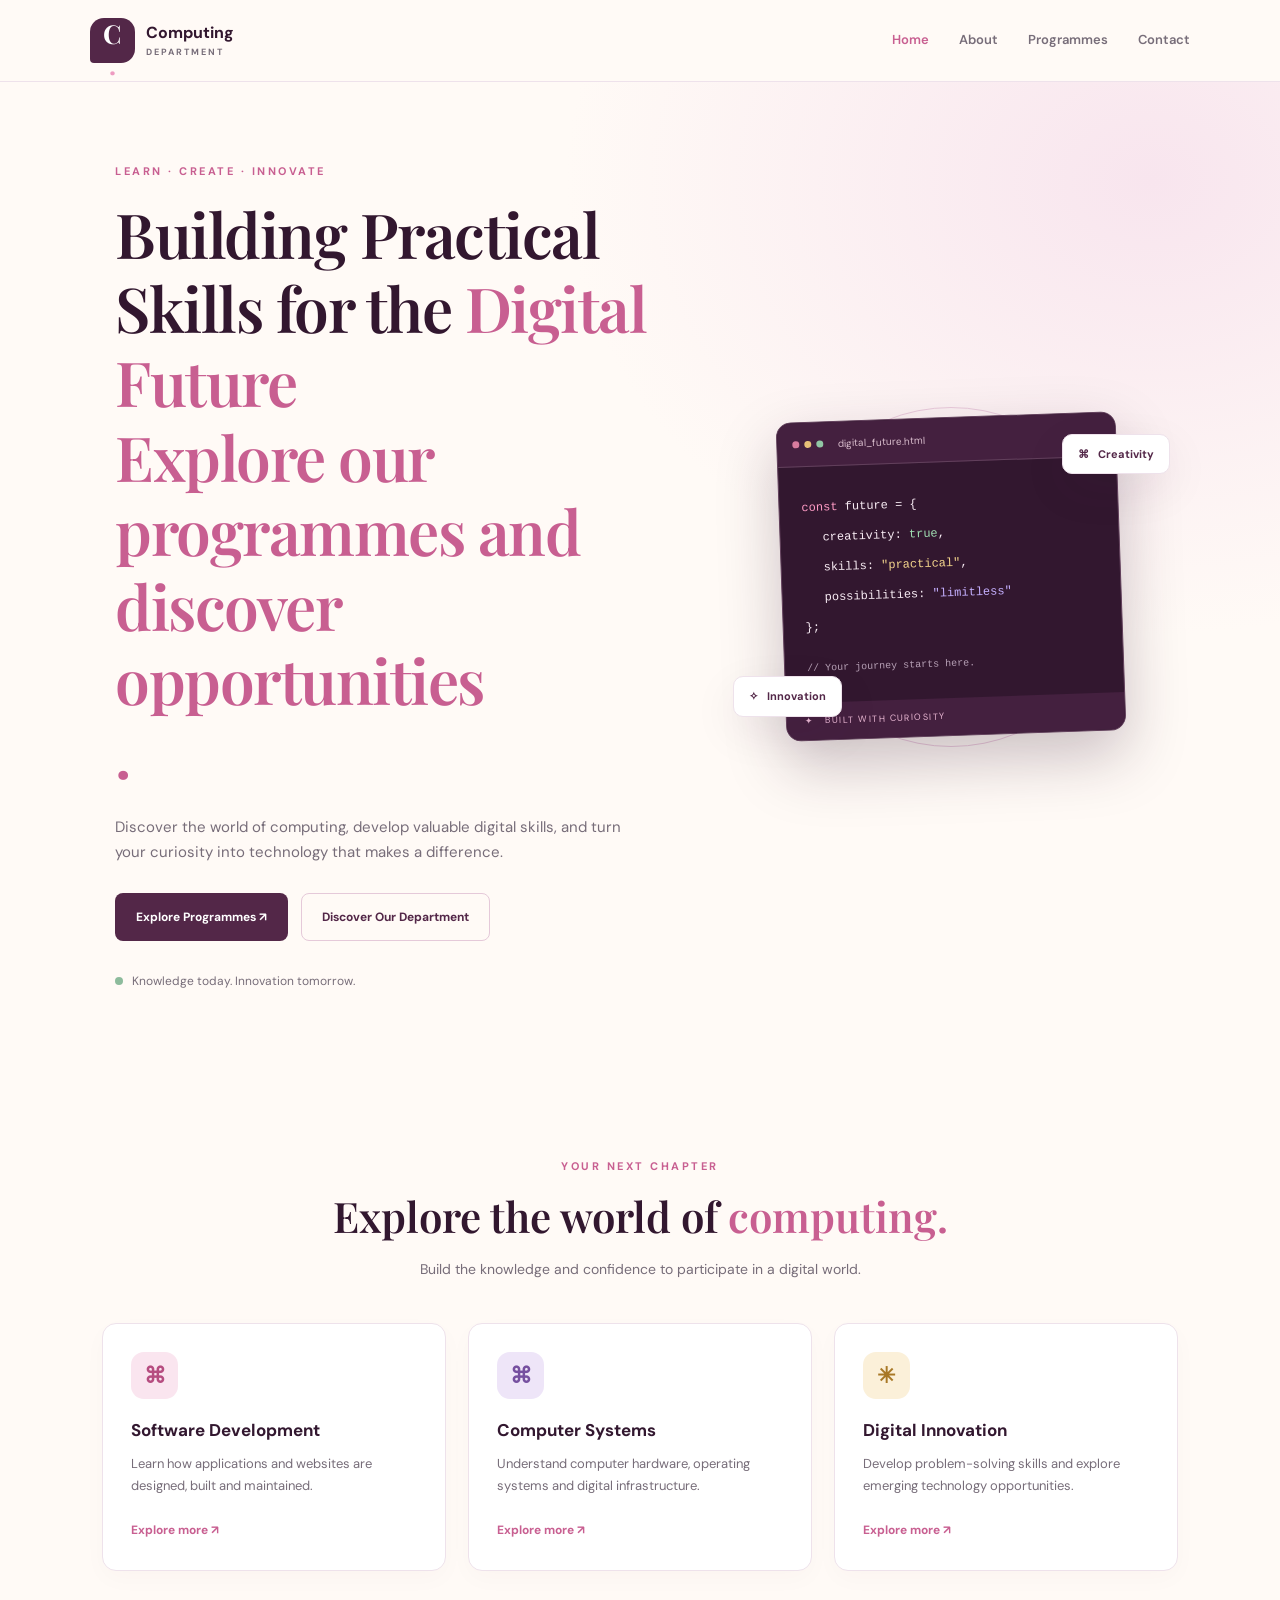
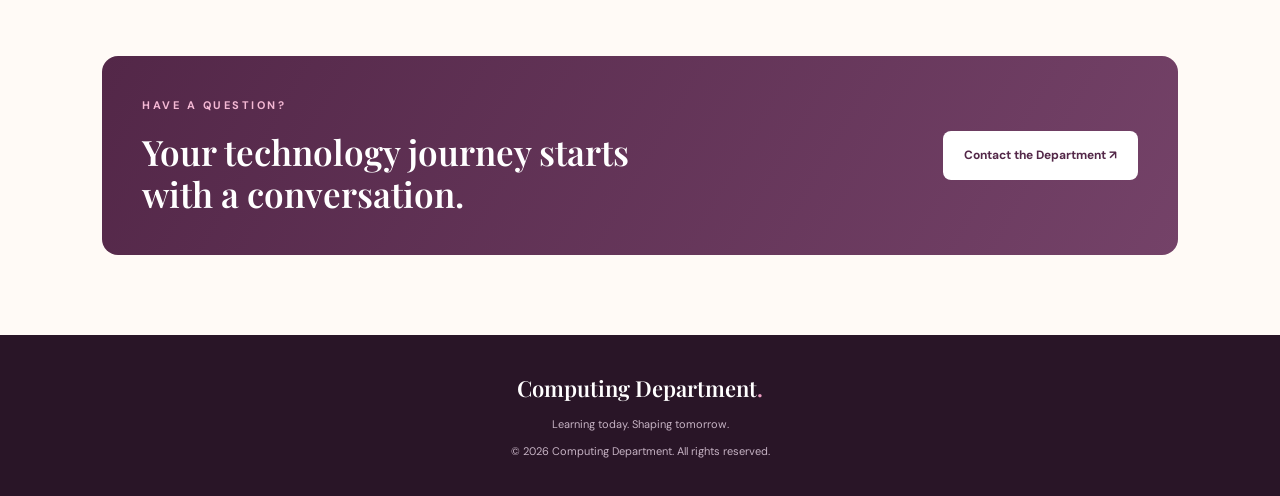
<file: index.html>
<!DOCTYPE html>
<html lang="en">
<head>
  <meta charset="UTF-8">
  <meta name="viewport" content="width=device-width, initial-scale=1.0">
  <meta name="description" content="Explore computing education, technology programmes and digital opportunities.">
  <title>Home | Computing Department</title>
  <link rel="stylesheet" href="style.css">
  <script src="script.js" defer></script>
</head>
<body>
  <header class="site-header">
    <a class="brand" href="index.html">
      <span class="brand-icon">C<span>.</span></span>
      <span>Computing<span class="brand-small">DEPARTMENT</span></span>
    </a>
    <button class="menu-toggle" aria-label="Toggle navigation"
      aria-expanded="false">☰</button>
    <nav class="nav-links">
      <a class="active" href="index.html">Home</a>
      <a href="about.html">About</a>
      <a href="programmes.html">Programmes</a>
      <a href="contact.html">Contact</a>
    </nav>
  </header>

  <main>
    <section class="hero">
      <div class="hero-content">
        <p class="eyebrow">LEARN · CREATE · INNOVATE</p>
        <h1>Building Practical Skills for the <span>Digital Future <p> Explore our programmes and discover opportunities</p>.</span></h1>
        <p class="hero-description">
          Discover the world of computing, develop valuable digital skills,
          and turn your curiosity into technology that makes a difference.
        </p>
        <div class="hero-actions">
          <a class="button button-primary" href="programmes.html">Explore Programmes ↗</a>
          <a class="button button-outline" href="about.html">Discover Our Department</a>
        </div>
        <div class="hero-note">
          <span class="note-dot"></span>
          Knowledge today. Innovation tomorrow.
        </div>
      </div>

      <div class="hero-art" aria-label="Decorative computing illustration">
        <div class="art-orbit orbit-one"></div>
        <div class="art-orbit orbit-two"></div>
        <div class="code-card">
          <div class="code-top"><span></span><span></span><span></span>
            <small>digital_future.html</small></div>
          <div class="code-lines">
            <p><span class="code-pink">const</span> future = {</p>
            <p class="indent">creativity: <span class="code-green">true</span>,</p>
            <p class="indent">skills: <span class="code-yellow">"practical"</span>,</p>
            <p class="indent">possibilities: <span class="code-purple">"limitless"</span></p>
            <p>};</p>
            <p class="code-comment">// Your journey starts here.</p>
          </div>
          <div class="code-footer">✦ &nbsp; BUILT WITH CURIOSITY</div>
        </div>
        <div class="floating-chip chip-top">⌘ &nbsp; Creativity</div>
        <div class="floating-chip chip-bottom">✧ &nbsp; Innovation</div>
      </div>
    </section>

    <section class="section">
      <div class="section-heading">
        <p class="eyebrow">YOUR NEXT CHAPTER</p>
        <h2>Explore the world of <span>computing.</span></h2>
        <p>Build the knowledge and confidence to participate in a digital world.</p>
      </div>
      <div class="card-grid">
        <article class="feature-card">
          <div class="feature-icon pink-icon">⌘</div>
          <h3>Software Development</h3>
          <p>Learn how applications and websites are designed, built and maintained.</p>
          <a href="programmes.html">Explore more ↗</a>
        </article>
        <article class="feature-card">
          <div class="feature-icon purple-icon">⌘</div>
          <h3>Computer Systems</h3>
          <p>Understand computer hardware, operating systems and digital infrastructure.</p>
          <a href="programmes.html">Explore more ↗</a>
        </article>
        <article class="feature-card">
          <div class="feature-icon gold-icon">✳</div>
          <h3>Digital Innovation</h3>
          <p>Develop problem-solving skills and explore emerging technology opportunities.</p>
          <a href="programmes.html">Explore more ↗</a>
        </article>
      </div>
    </section>

    <section class="callout">
      <div>
        <p class="eyebrow">HAVE A QUESTION?</p>
        <h2>Your technology journey starts with a conversation.</h2>
      </div>
      <a class="button button-light" href="contact.html">Contact the Department ↗</a>
    </section>
  </main>
  <footer class="site-footer">
    <a class="footer-brand" href="index.html">Computing Department<span>.</span></a>
    <p>Learning today. Shaping tomorrow.</p>
    <p>© <span class="current-year">2026</span> Computing Department. All rights reserved.</p>
  </footer>
</body>
</html>
</file>
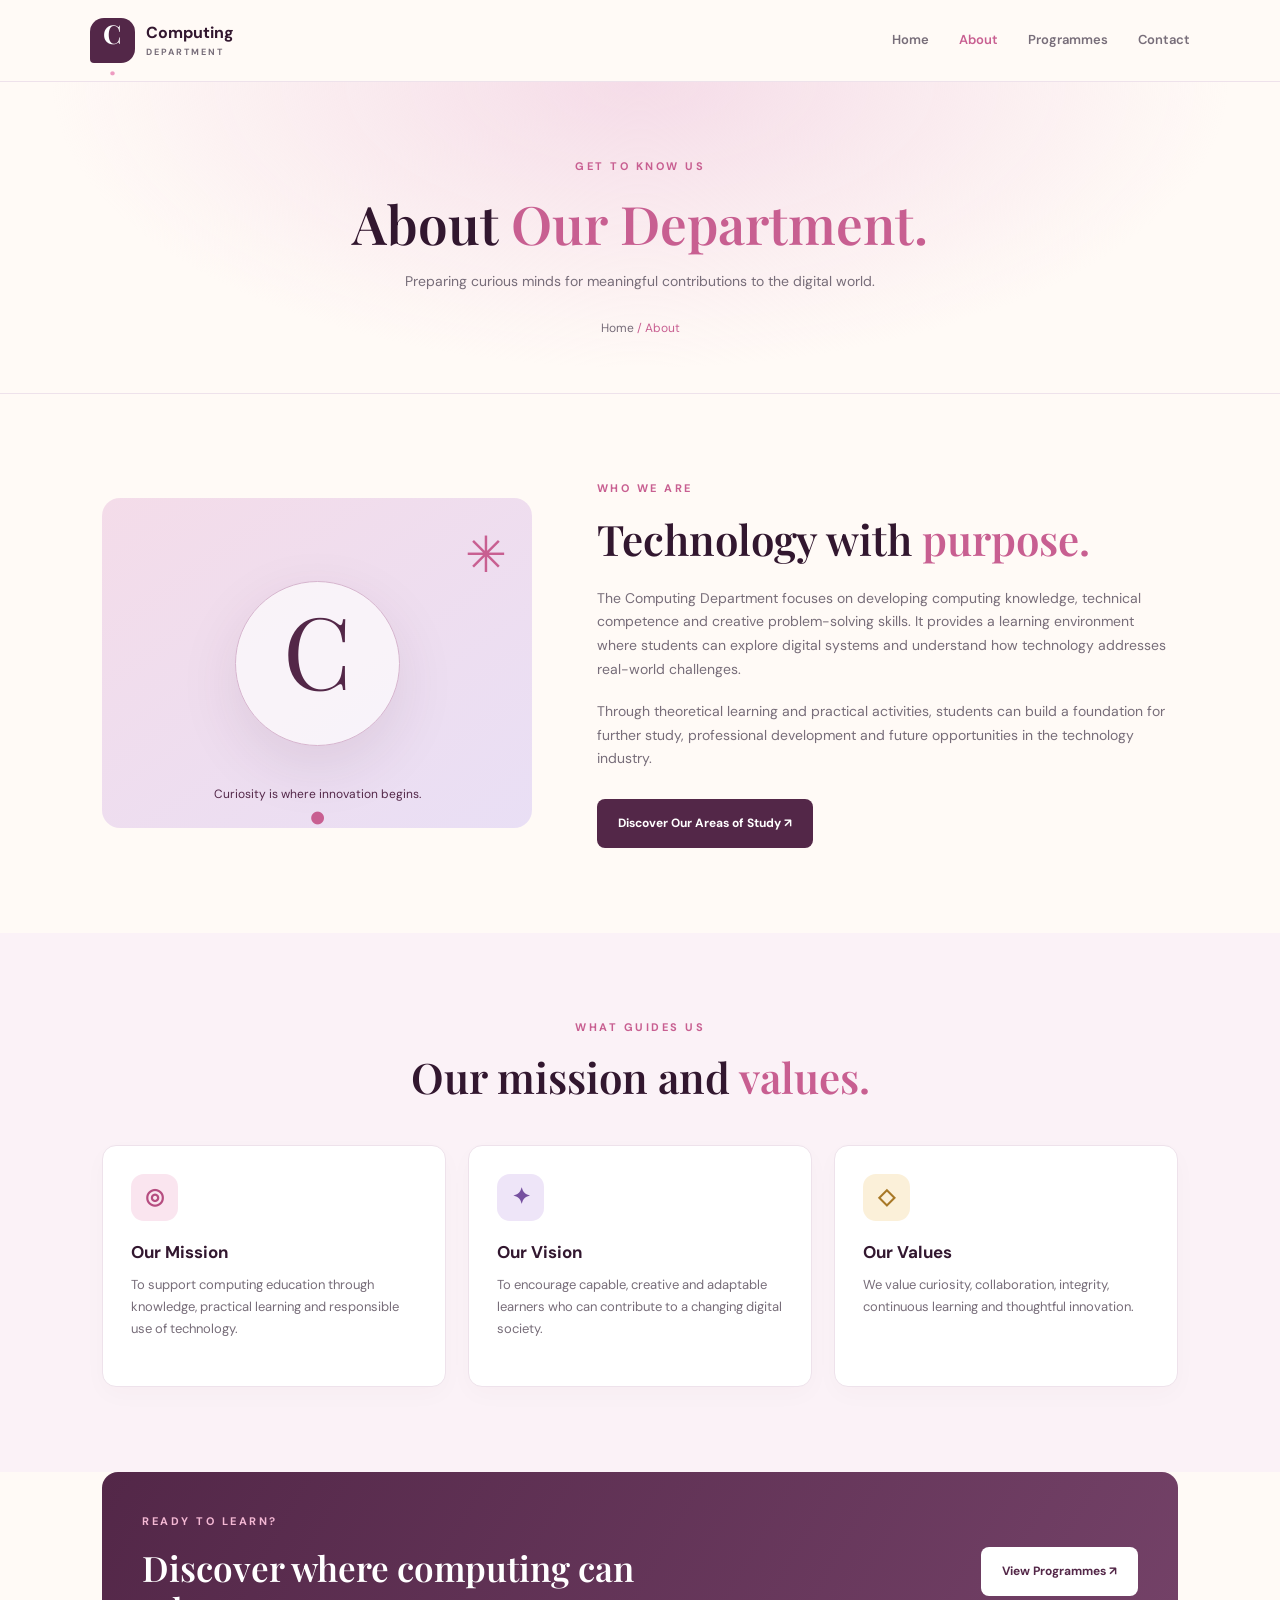
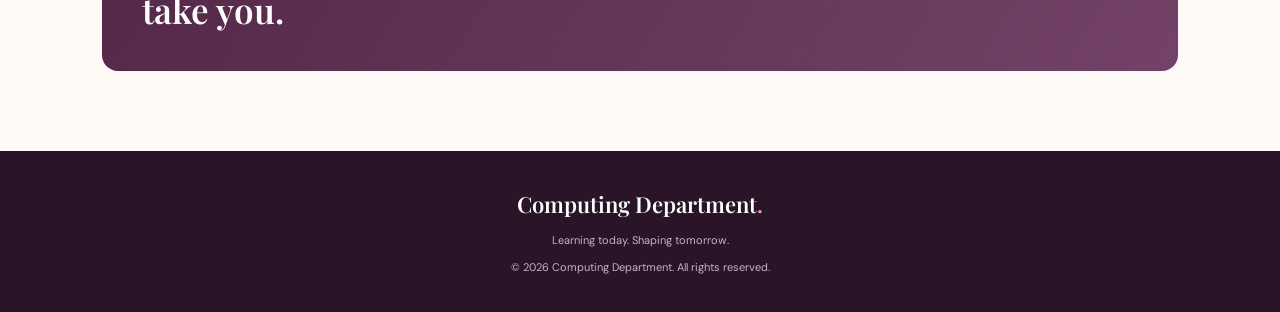
<file: about.html>
<!DOCTYPE html>
<html lang="en">
<head>
  <meta charset="UTF-8">
  <meta name="viewport" content="width=device-width, initial-scale=1.0">
  <meta name="description" content="Learn about the Computing Department, its mission and values.">
  <title>About Us | Computing Department</title>
  <link rel="stylesheet" href="style.css">
  <script src="script.js" defer></script>
</head>
<body>
  <header class="site-header">
    <a class="brand" href="index.html">
      <span class="brand-icon">C<span>.</span></span>
      <span>Computing<span class="brand-small">DEPARTMENT</span></span>
    </a>
    <button class="menu-toggle" aria-label="Toggle navigation"
      aria-expanded="false">☰</button>
    <nav class="nav-links">
      <a href="index.html">Home</a>
      <a class="active" href="about.html">About</a>
      <a href="programmes.html">Programmes</a>
      <a href="contact.html">Contact</a>
    </nav>
  </header>

  <main>
    <section class="page-banner">
      <p class="eyebrow">GET TO KNOW US</p>
      <h1>About <span>Our Department.</span></h1>
      <p>Preparing curious minds for meaningful contributions to the digital world.</p>
      <div class="breadcrumbs"><a href="index.html">Home</a> / About</div>
    </section>

    <section class="section about-layout">
      <div class="about-visual">
        <div class="about-monogram">C<span>.</span></div>
        <p class="visual-caption">Curiosity is where innovation begins.</p>
        <div class="visual-decoration">✳</div>
      </div>
      <div class="about-copy">
        <p class="eyebrow">WHO WE ARE</p>
        <h2>Technology with <span>purpose.</span></h2>
        <p>
          The Computing Department focuses on developing computing knowledge,
          technical competence and creative problem-solving skills. It provides
          a learning environment where students can explore digital systems
          and understand how technology addresses real-world challenges.
        </p>
        <p>
          Through theoretical learning and practical activities, students can
          build a foundation for further study, professional development and
          future opportunities in the technology industry.
        </p>
        <a class="button button-primary" href="programmes.html">Discover Our Areas of Study ↗</a>
      </div>
    </section>

    <section class="section soft-section">
      <div class="section-heading">
        <p class="eyebrow">WHAT GUIDES US</p>
        <h2>Our mission and <span>values.</span></h2>
      </div>
      <div class="card-grid">
        <article class="feature-card">
          <div class="feature-icon pink-icon">◎</div>
          <h3>Our Mission</h3>
          <p>To support computing education through knowledge, practical learning and responsible use of technology.</p>
        </article>
        <article class="feature-card">
          <div class="feature-icon purple-icon">✦</div>
          <h3>Our Vision</h3>
          <p>To encourage capable, creative and adaptable learners who can contribute to a changing digital society.</p>
        </article>
        <article class="feature-card">
          <div class="feature-icon gold-icon">◇</div>
          <h3>Our Values</h3>
          <p>We value curiosity, collaboration, integrity, continuous learning and thoughtful innovation.</p>
        </article>
      </div>
    </section>

    <section class="callout">
      <div>
        <p class="eyebrow">READY TO LEARN?</p>
        <h2>Discover where computing can take you.</h2>
      </div>
      <a class="button button-light" href="programmes.html">View Programmes ↗</a>
    </section>
  </main>

  <footer class="site-footer">
    <a class="footer-brand" href="index.html">Computing Department<span>.</span></a>
    <p>Learning today. Shaping tomorrow.</p>
    <p>© <span class="current-year">2026</span> Computing Department. All rights reserved.</p>
  </footer>
</body>
</html>
</file>
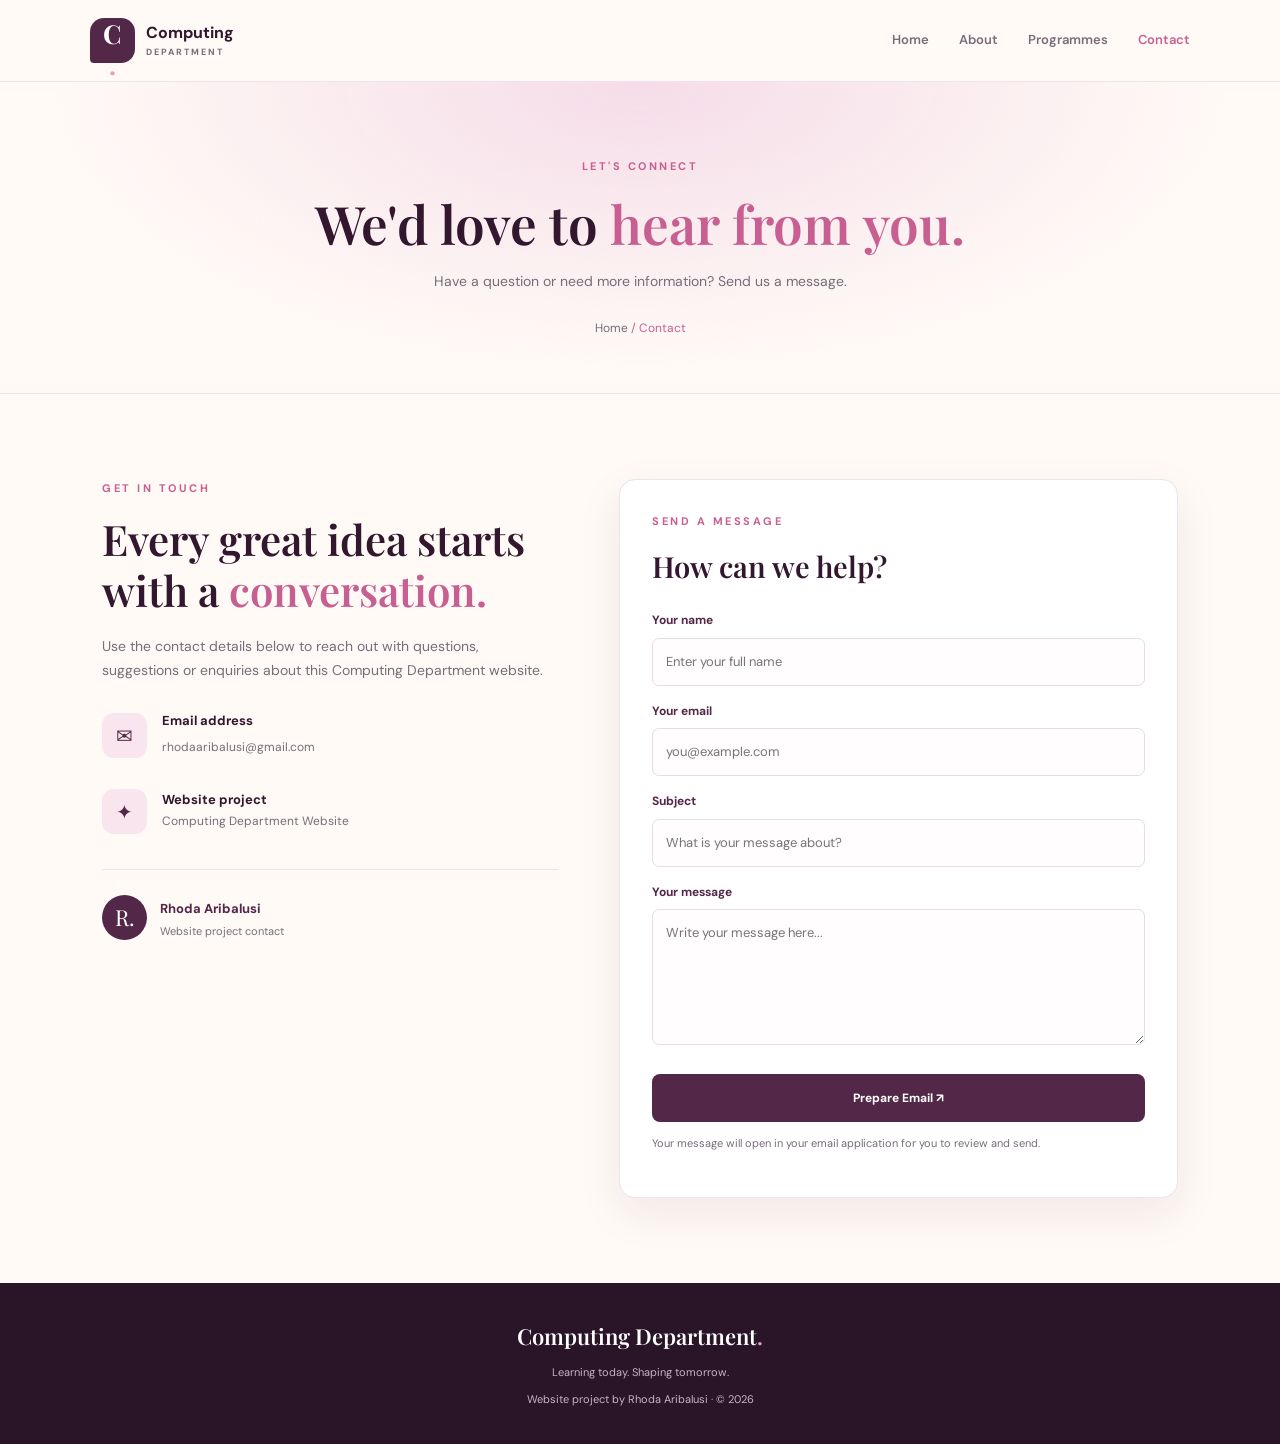
<file: contact.html>
<!DOCTYPE html>
<html lang="en">
<head>
  <meta charset="UTF-8">
  <meta name="viewport" content="width=device-width, initial-scale=1.0">
  <meta name="description" content="Contact the Computing Department website project by Rhoda Aribalusi.">
  <title>Contact | Computing Department</title>
  <link rel="stylesheet" href="style.css">
  <script src="script.js" defer></script>
</head>
<body>
  <header class="site-header">
    <a class="brand" href="index.html">
      <span class="brand-icon">C<span>.</span></span>
      <span>Computing<span class="brand-small">DEPARTMENT</span></span>
    </a>
    <button class="menu-toggle" aria-label="Toggle navigation"
      aria-expanded="false">☰</button>
    <nav class="nav-links">
      <a href="index.html">Home</a>
      <a href="about.html">About</a>
      <a href="programmes.html">Programmes</a>
      <a class="active" href="contact.html">Contact</a>
    </nav>
  </header>

  <main>
    <section class="page-banner">
      <p class="eyebrow">LET'S CONNECT</p>
      <h1>We'd love to <span>hear from you.</span></h1>
      <p>Have a question or need more information? Send us a message.</p>
      <div class="breadcrumbs"><a href="index.html">Home</a> / Contact</div>
    </section>

    <section class="section contact-layout">
      <div class="contact-intro">
        <p class="eyebrow">GET IN TOUCH</p>
        <h2>Every great idea starts with a <span>conversation.</span></h2>
        <p>
          Use the contact details below to reach out with questions,
          suggestions or enquiries about this Computing Department website.
        </p>

        <div class="contact-detail">
          <div class="contact-icon">✉</div>
          <div>
            <h3>Email address</h3>
            <a href="mailto:rhodaaribalusi@gmail.com">rhodaaribalusi@gmail.com</a>
          </div>
        </div>

        <div class="contact-detail">
          <div class="contact-icon">✦</div>
          <div>
            <h3>Website project</h3>
            <p>Computing Department Website</p>
          </div>
        </div>

        <div class="contact-signature">
          <span class="signature-mark">R.</span>
          <div>
            <strong>Rhoda Aribalusi</strong>
            <p>Website project contact</p>
          </div>
        </div>
      </div>

      <form class="contact-form" id="contactForm">
        <p class="eyebrow">SEND A MESSAGE</p>
        <h2>How can we help?</h2>

        <label for="name">Your name</label>
        <input type="text" id="name" name="name"
          placeholder="Enter your full name" required>

        <label for="email">Your email</label>
        <input type="email" id="email" name="email"
          placeholder="you@example.com" required>

        <label for="subject">Subject</label>
        <input type="text" id="subject" name="subject"
          placeholder="What is your message about?" required>

        <label for="message">Your message</label>
        <textarea id="message" name="message" rows="5"
          placeholder="Write your message here..." required></textarea>

        <button class="button button-primary submit-button" type="submit">
          Prepare Email ↗
        </button>
        <p class="form-note">
          Your message will open in your email application for you to review and send.
        </p>
        <p id="formFeedback" class="form-feedback" role="status"></p>
      </form>
    </section>
  </main>

  <footer class="site-footer">
    <a class="footer-brand" href="index.html">Computing Department<span>.</span></a>
    <p>Learning today. Shaping tomorrow.</p>
    <p>Website project by Rhoda Aribalusi · © <span class="current-year">2026</span></p>
  </footer>
</body>
</html>
</file>
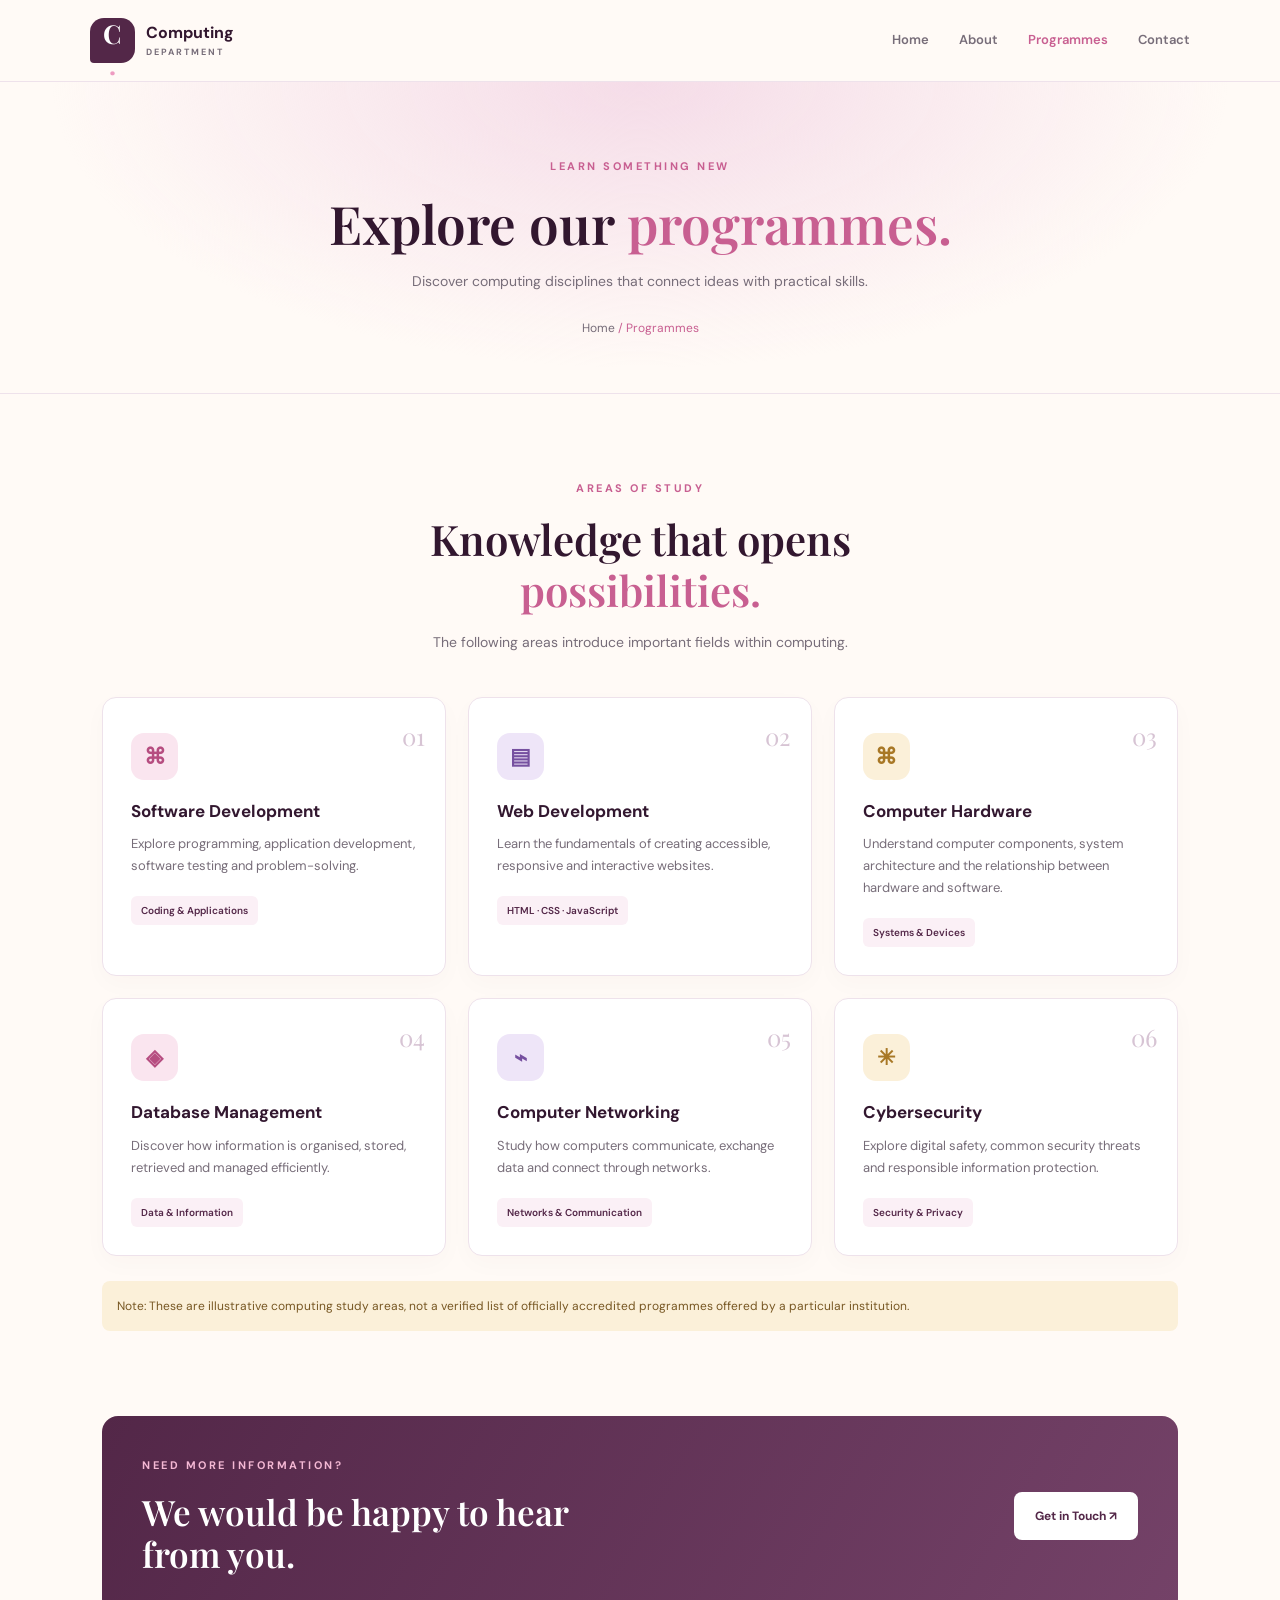
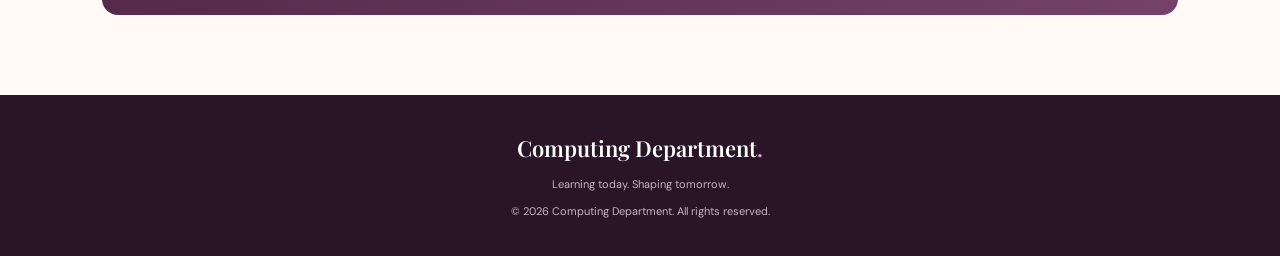
<file: programmes.html>
<!DOCTYPE html>
<html lang="en">
<head>
  <meta charset="UTF-8">
  <meta name="viewport" content="width=device-width, initial-scale=1.0">
  <meta name="description" content="Explore computing and technology areas of study.">
  <title>Programmes | Computing Department</title>
  <link rel="stylesheet" href="style.css">
  <script src="script.js" defer></script>
</head>
<body>
  <header class="site-header">
    <a class="brand" href="index.html">
      <span class="brand-icon">C<span>.</span></span>
      <span>Computing<span class="brand-small">DEPARTMENT</span></span>
    </a>
    <button class="menu-toggle" aria-label="Toggle navigation"
      aria-expanded="false">☰</button>
    <nav class="nav-links">
      <a href="index.html">Home</a>
      <a href="about.html">About</a>
      <a class="active" href="programmes.html">Programmes</a>
      <a href="contact.html">Contact</a>
    </nav>
  </header>

  <main>
    <section class="page-banner">
      <p class="eyebrow">LEARN SOMETHING NEW</p>
      <h1>Explore our <span>programmes.</span></h1>
      <p>Discover computing disciplines that connect ideas with practical skills.</p>
      <div class="breadcrumbs"><a href="index.html">Home</a> / Programmes</div>
    </section>

    <section class="section">
      <div class="section-heading">
        <p class="eyebrow">AREAS OF STUDY</p>
        <h2>Knowledge that opens <span>possibilities.</span></h2>
        <p>The following areas introduce important fields within computing.</p>
      </div>

      <div class="programme-grid">
        <article class="programme-card">
          <span class="programme-number">01</span>
          <div class="feature-icon pink-icon">⌘</div>
          <h3>Software Development</h3>
          <p>Explore programming, application development, software testing and problem-solving.</p>
          <span class="programme-tag">Coding &amp; Applications</span>
        </article>

        <article class="programme-card">
          <span class="programme-number">02</span>
          <div class="feature-icon purple-icon">▤</div>
          <h3>Web Development</h3>
          <p>Learn the fundamentals of creating accessible, responsive and interactive websites.</p>
          <span class="programme-tag">HTML · CSS · JavaScript</span>
        </article>

        <article class="programme-card">
          <span class="programme-number">03</span>
          <div class="feature-icon gold-icon">⌘</div>
          <h3>Computer Hardware</h3>
          <p>Understand computer components, system architecture and the relationship between hardware and software.</p>
          <span class="programme-tag">Systems &amp; Devices</span>
        </article>

        <article class="programme-card">
          <span class="programme-number">04</span>
          <div class="feature-icon pink-icon">◈</div>
          <h3>Database Management</h3>
          <p>Discover how information is organised, stored, retrieved and managed efficiently.</p>
          <span class="programme-tag">Data &amp; Information</span>
        </article>

        <article class="programme-card">
          <span class="programme-number">05</span>
          <div class="feature-icon purple-icon">⌁</div>
          <h3>Computer Networking</h3>
          <p>Study how computers communicate, exchange data and connect through networks.</p>
          <span class="programme-tag">Networks &amp; Communication</span>
        </article>

        <article class="programme-card">
          <span class="programme-number">06</span>
          <div class="feature-icon gold-icon">✳</div>
          <h3>Cybersecurity</h3>
          <p>Explore digital safety, common security threats and responsible information protection.</p>
          <span class="programme-tag">Security &amp; Privacy</span>
        </article>
      </div>

      <p class="notice">
        Note: These are illustrative computing study areas, not a verified
        list of officially accredited programmes offered by a particular institution.
      </p>
    </section>

    <section class="callout">
      <div>
        <p class="eyebrow">NEED MORE INFORMATION?</p>
        <h2>We would be happy to hear from you.</h2>
      </div>
      <a class="button button-light" href="contact.html">Get in Touch ↗</a>
    </section>
  </main>

  <footer class="site-footer">
    <a class="footer-brand" href="index.html">Computing Department<span>.</span></a>
    <p>Learning today. Shaping tomorrow.</p>
    <p>© <span class="current-year">2026</span> Computing Department. All rights reserved.</p>
  </footer>
</body>
</html>
</file>
<file: style.css>
@import url('https://fonts.googleapis.com/css2?family=DM+Sans:wght@400;500;600;700&family=Playfair+Display:wght@500;600;700&display=swap');

:root {
  --plum: #532748;
  --deep-plum: #32172f;
  --rose: #c85f91;
  --pink: #f8e5ee;
  --cream: #fffaf6;
  --gold: #d4a75b;
  --text: #352b36;
  --muted: #776d79;
  --white: #ffffff;
  --border: #eee2eb;
  --shadow: 0 15px 45px rgba(65, 30, 59, 0.08);
}

* {
  box-sizing: border-box;
  margin: 0;
  padding: 0;
}

html {
  scroll-behavior: smooth;
}

body {
  background: var(--cream);
  color: var(--text);
  font-family: 'DM Sans', Arial, sans-serif;
  line-height: 1.7;
}

a {
  color: inherit;
  text-decoration: none;
}

button,
input,
textarea {
  font: inherit;
}

button,
a {
  -webkit-tap-highlight-color: transparent;
}

.site-header {
  min-height: 82px;
  padding: 15px 7%;
  display: flex;
  justify-content: space-between;
  align-items: center;
  gap: 24px;
  background: rgba(255, 250, 246, 0.96);
  border-bottom: 1px solid var(--border);
  position: sticky;
  top: 0;
  z-index: 10;
}

.brand {
  display: flex;
  align-items: center;
  gap: 11px;
  color: var(--deep-plum);
  font-weight: 700;
  line-height: 1.2;
}

.brand-icon {
  display: grid;
  place-items: center;
  width: 45px;
  height: 45px;
  background: var(--plum);
  color: white;
  border-radius: 14px 14px 14px 4px;
  font-family: 'Playfair Display', serif;
  font-size: 26px;
}

.brand-icon span,
.footer-brand span {
  color: #ee9bc1;
}

.brand-small {
  display: block;
  font-size: 9px;
  letter-spacing: 2px;
  color: var(--muted);
  margin-top: 5px;
}

.nav-links {
  display: flex;
  align-items: center;
  gap: 30px;
}

.nav-links a {
  font-size: 13px;
  font-weight: 600;
  color: var(--muted);
  transition: color 0.2s;
}

.nav-links a:hover,
.nav-links a.active {
  color: var(--rose);
}

.menu-toggle {
  display: none;
  border: 0;
  background: var(--pink);
  color: var(--plum);
  border-radius: 10px;
  padding: 7px 12px;
  font-size: 22px;
  cursor: pointer;
}

.hero {
  min-height: 570px;
  padding: 80px 9%;
  display: grid;
  grid-template-columns: 1.15fr 0.85fr;
  align-items: center;
  gap: 45px;
  overflow: hidden;
  background:
    radial-gradient(ellipse at 90% 10%, #f8e5ee 0, transparent 36%),
    var(--cream);
}

.eyebrow {
  color: var(--rose);
  font-size: 11px;
  font-weight: 700;
  letter-spacing: 2.5px;
  margin-bottom: 16px;
}

h1,
h2,
h3 {
  line-height: 1.2;
}

h1,
h2 {
  font-family: 'Playfair Display', Georgia, serif;
  color: var(--deep-plum);
  font-weight: 600;
}

.hero h1 {
  font-size: clamp(38px, 5vw, 62px);
  letter-spacing: -1.5px;
  max-width: 650px;
}

h1 span,
h2 span {
  color: var(--rose);
}

.hero-description {
  color: var(--muted);
  max-width: 530px;
  margin: 23px 0 27px;
  font-size: 15px;
}

.hero-actions {
  display: flex;
  gap: 13px;
  flex-wrap: wrap;
}

.button {
  display: inline-flex;
  justify-content: center;
  align-items: center;
  padding: 13px 20px;
  border: 1px solid transparent;
  border-radius: 8px;
  font-size: 12px;
  font-weight: 700;
  cursor: pointer;
  transition: transform 0.2s, background 0.2s;
}

.button:hover {
  transform: translateY(-2px);
}

.button-primary {
  background: var(--plum);
  color: var(--white);
}

.button-primary:hover {
  background: var(--deep-plum);
}

.button-outline {
  border-color: #e5c9d9;
  color: var(--plum);
  background: transparent;
}

.button-light {
  background: var(--white);
  color: var(--plum);
  flex-shrink: 0;
}

.hero-note {
  display: flex;
  align-items: center;
  gap: 9px;
  margin-top: 30px;
  font-size: 12px;
  color: var(--muted);
}

.note-dot {
  width: 8px;
  height: 8px;
  background: #8dbb9c;
  border-radius: 50%;
}

.hero-art {
  min-height: 350px;
  display: grid;
  place-items: center;
  position: relative;
}

.art-orbit {
  position: absolute;
  border: 1px solid #eacbdc;
  border-radius: 50%;
}

.orbit-one {
  width: 340px;
  height: 340px;
}

.orbit-two {
  width: 270px;
  height: 270px;
  border-style: dashed;
}

.code-card {
  position: relative;
  z-index: 1;
  width: min(100%, 340px);
  border: 1px solid #62405c;
  border-radius: 15px;
  background: var(--deep-plum);
  color: #f9edf5;
  box-shadow: 0 25px 60px rgba(50, 23, 47, 0.25);
  overflow: hidden;
  transform: rotate(-2deg);
}

.code-top {
  display: flex;
  align-items: center;
  gap: 5px;
  padding: 13px 15px;
  background: #44203f;
  border-bottom: 1px solid #62405c;
}

.code-top > span {
  width: 7px;
  height: 7px;
  border-radius: 50%;
  background: #d77c9e;
}

.code-top > span:nth-child(2) {
  background: #e8c078;
}

.code-top > span:nth-child(3) {
  background: #91c7a5;
}

.code-top small {
  margin-left: 10px;
  font-size: 10px;
  color: #d8bccc;
}

.code-lines {
  padding: 26px 22px 22px;
  font-family: Consolas, monospace;
  font-size: 12px;
  line-height: 2.5;
}

.indent {
  padding-left: 20px;
}

.code-pink { color: #ff9bc5; }
.code-green { color: #9fddb1; }
.code-yellow { color: #f5d68d; }
.code-purple { color: #c5b0ff; }

.code-comment {
  color: #b6a0b5;
  margin-top: 13px;
  font-size: 10px;
}

.code-footer {
  padding: 11px 18px;
  color: #e8b6d2;
  font-size: 9px;
  letter-spacing: 1.5px;
  background: #44203f;
}

.floating-chip {
  position: absolute;
  z-index: 2;
  background: white;
  color: var(--plum);
  padding: 10px 15px;
  border: 1px solid var(--border);
  border-radius: 10px;
  font-size: 11px;
  font-weight: 700;
  box-shadow: var(--shadow);
}

.chip-top {
  top: 32px;
  right: -5px;
}

.chip-bottom {
  bottom: 35px;
  left: -5px;
}

.section {
  padding: 85px 8%;
}

.section-heading {
  max-width: 650px;
  margin: 0 auto 42px;
  text-align: center;
}

.section-heading h2,
.about-copy h2,
.contact-intro h2 {
  font-size: clamp(29px, 4vw, 42px);
  margin-bottom: 16px;
}

.section-heading > p:last-child,
.about-copy > p:not(.eyebrow),
.contact-intro > p:not(.eyebrow) {
  color: var(--muted);
  font-size: 14px;
}

.card-grid {
  display: grid;
  grid-template-columns: repeat(3, minmax(0, 1fr));
  gap: 22px;
}

.feature-card,
.programme-card {
  position: relative;
  background: var(--white);
  border: 1px solid var(--border);
  border-radius: 14px;
  padding: 28px;
  box-shadow: 0 8px 25px rgba(65, 30, 59, 0.025);
  transition: transform 0.25s, box-shadow 0.25s;
}

.feature-card:hover,
.programme-card:hover {
  transform: translateY(-5px);
  box-shadow: var(--shadow);
}

.feature-icon {
  display: grid;
  place-items: center;
  width: 47px;
  height: 47px;
  border-radius: 13px;
  margin-bottom: 21px;
  font-size: 22px;
  font-weight: 700;
}

.pink-icon {
  background: #fae5ef;
  color: #b64d80;
}

.purple-icon {
  background: #eee5f8;
  color: #7650a0;
}

.gold-icon {
  background: #fbf0d9;
  color: #a87826;
}

.feature-card h3,
.programme-card h3 {
  color: var(--deep-plum);
  font-size: 17px;
  margin-bottom: 12px;
}

.feature-card p,
.programme-card p {
  color: var(--muted);
  font-size: 13px;
  margin-bottom: 18px;
}

.feature-card > a {
  color: var(--rose);
  font-size: 12px;
  font-weight: 700;
}

.callout {
  margin: 0 8% 80px;
  padding: 40px;
  border-radius: 16px;
  background: linear-gradient(120deg, var(--plum), #744268);
  display: flex;
  align-items: center;
  justify-content: space-between;
  gap: 25px;
}

.callout .eyebrow {
  color: #f4b8d4;
}

.callout h2 {
  color: white;
  max-width: 510px;
  font-size: clamp(25px, 3vw, 35px);
}

.site-footer {
  background: #291527;
  color: #d5c3d3;
  text-align: center;
  padding: 35px 6%;
}

.footer-brand {
  color: white;
  font-family: 'Playfair Display', Georgia, serif;
  font-size: 22px;
  font-weight: 600;
}

.site-footer p {
  font-size: 11px;
  margin-top: 8px;
  color: #c6b3c4;
}

.page-banner {
  text-align: center;
  padding: 75px 7% 55px;
  background:
    radial-gradient(ellipse at 50% 0%, #f5dce8 0, transparent 65%),
    var(--cream);
  border-bottom: 1px solid var(--border);
}

.page-banner h1 {
  font-size: clamp(35px, 5vw, 53px);
  margin-bottom: 15px;
}

.page-banner > p:not(.eyebrow) {
  color: var(--muted);
  font-size: 14px;
}

.breadcrumbs {
  margin-top: 24px;
  color: var(--rose);
  font-size: 12px;
}

.breadcrumbs a {
  color: var(--muted);
}

.about-layout {
  display: grid;
  grid-template-columns: 0.85fr 1.15fr;
  gap: 65px;
  align-items: center;
}

.about-visual {
  min-height: 330px;
  display: grid;
  place-items: center;
  position: relative;
  overflow: hidden;
  border-radius: 18px;
  background: linear-gradient(145deg, #f4dce9, #e9dff5);
}

.about-monogram {
  width: 165px;
  height: 165px;
  display: grid;
  place-items: center;
  border: 1px solid #d6b5ce;
  border-radius: 50%;
  color: var(--plum);
  background: rgba(255, 255, 255, 0.65);
  font: 100px 'Playfair Display', Georgia, serif;
  box-shadow: 0 20px 60px rgba(83, 39, 72, 0.1);
}

.about-monogram span {
  color: var(--rose);
}

.visual-caption {
  position: absolute;
  bottom: 24px;
  font-size: 12px;
  color: var(--plum);
}

.visual-decoration {
  position: absolute;
  top: 15px;
  right: 25px;
  color: #c85f91;
  font-size: 50px;
}

.about-copy h2 {
  margin-bottom: 22px;
}

.about-copy > p:not(.eyebrow) {
  margin-bottom: 18px;
}

.about-copy .button {
  margin-top: 10px;
}

.soft-section {
  background: #fbf2f7;
}

.programme-grid {
  display: grid;
  grid-template-columns: repeat(3, minmax(0, 1fr));
  gap: 22px;
}

.programme-card {
  padding-top: 35px;
}

.programme-number {
  position: absolute;
  top: 18px;
  right: 20px;
  color: #d7c4d4;
  font-family: 'Playfair Display', Georgia, serif;
  font-size: 24px;
}

.programme-tag {
  display: inline-block;
  padding: 6px 10px;
  border-radius: 6px;
  background: #fbf0f6;
  color: var(--plum);
  font-size: 10px;
  font-weight: 600;
}

.notice {
  margin-top: 25px;
  padding: 15px;
  background: #fbf0d9;
  border-radius: 8px;
  color: #775723;
  font-size: 12px;
}

.contact-layout {
  display: grid;
  grid-template-columns: 0.9fr 1.1fr;
  gap: 60px;
  align-items: start;
}

.contact-intro h2 {
  margin-bottom: 20px;
}

.contact-detail {
  display: flex;
  align-items: center;
  gap: 15px;
  margin-top: 30px;
}

.contact-icon {
  width: 45px;
  height: 45px;
  flex-shrink: 0;
  display: grid;
  place-items: center;
  background: var(--pink);
  color: var(--plum);
  border-radius: 12px;
  font-size: 20px;
}

.contact-detail h3 {
  color: var(--deep-plum);
  font-size: 13px;
  margin-bottom: 4px;
}

.contact-detail p,
.contact-detail a {
  color: var(--muted);
  font-size: 12px;
  overflow-wrap: anywhere;
}

.contact-detail a:hover {
  color: var(--rose);
}

.contact-signature {
  display: flex;
  align-items: center;
  gap: 13px;
  border-top: 1px solid var(--border);
  margin-top: 35px;
  padding-top: 24px;
}

.signature-mark {
  width: 45px;
  height: 45px;
  display: grid;
  place-items: center;
  border-radius: 50%;
  background: var(--plum);
  color: white;
  font: 22px 'Playfair Display', Georgia, serif;
}

.contact-signature strong {
  color: var(--plum);
  font-size: 13px;
}

.contact-signature p {
  color: var(--muted);
  font-size: 11px;
}

.contact-form {
  background: white;
  border: 1px solid var(--border);
  border-radius: 16px;
  padding: 32px;
  box-shadow: var(--shadow);
}

.contact-form h2 {
  color: var(--deep-plum);
  font: 600 29px 'Playfair Display', Georgia, serif;
  margin-bottom: 25px;
}

.contact-form label {
  display: block;
  margin: 15px 0 7px;
  font-size: 12px;
  font-weight: 700;
  color: var(--plum);
}

.contact-form input,
.contact-form textarea {
  width: 100%;
  padding: 12px 13px;
  border: 1px solid #e7dbe5;
  border-radius: 7px;
  outline: none;
  background: #fffdfd;
  color: var(--text);
  font-size: 13px;
}

.contact-form input:focus,
.contact-form textarea:focus {
  border-color: var(--rose);
  box-shadow: 0 0 0 3px #f8e5ee;
}

.contact-form textarea {
  resize: vertical;
  min-height: 120px;
}

.submit-button {
  width: 100%;
  margin-top: 20px;
}

.form-note,
.form-feedback {
  margin-top: 12px;
  color: var(--muted);
  font-size: 11px;
}

.form-feedback {
  color: var(--plum);
  overflow-wrap: anywhere;
}

@media (max-width: 900px) {
  .site-header {
    padding: 15px 5%;
  }

  .nav-links {
    gap: 16px;
  }

  .hero {
    padding: 65px 6%;
    gap: 20px;
  }

  .card-grid,
  .programme-grid {
    grid-template-columns: repeat(2, minmax(0, 1fr));
  }

  .about-layout,
  .contact-layout {
    gap: 35px;
  }
}

@media (max-width: 650px) {
  .site-header {
    min-height: 72px;
    flex-wrap: wrap;
  }

  .menu-toggle {
    display: block;
  }

  .nav-links {
    display: none;
    width: 100%;
    flex-direction: column;
    align-items: stretch;
    gap: 0;
    padding: 5px 0;
  }

  .nav-links.open {
    display: flex;
  }

  .nav-links a {
    padding: 11px 5px;
    border-top: 1px solid var(--border);
  }

  .hero {
    grid-template-columns: 1fr;
    padding: 55px 7% 65px;
  }

  .hero h1 {
    font-size: 42px;
  }

  .hero-art {
    min-height: 330px;
  }

  .orbit-one {
    width: 300px;
    height: 300px;
  }

  .orbit-two {
    width: 240px;
    height: 240px;
  }

  .section {
    padding: 60px 6%;
  }

  .card-grid,
  .programme-grid,
  .about-layout,
  .contact-layout {
    grid-template-columns: 1fr;
  }

  .about-layout,
  .contact-layout {
    gap: 35px;
  }

  .about-visual {
    min-height: 280px;
  }

  .callout {
    margin: 0 5% 55px;
    padding: 28px 22px;
    align-items: flex-start;
    flex-direction: column;
  }

  .contact-form {
    padding: 23px;
  }

  .page-banner {
    padding: 55px 6% 40px;
  }

  .hero-actions .button {
    width: 100%;
  }
}

@media (prefers-reduced-motion: reduce) {
  html {
    scroll-behavior: auto;
  }

  *,
  *::before,
  *::after {
    transition-duration: 0.01ms !important;
  }
}
</file>
